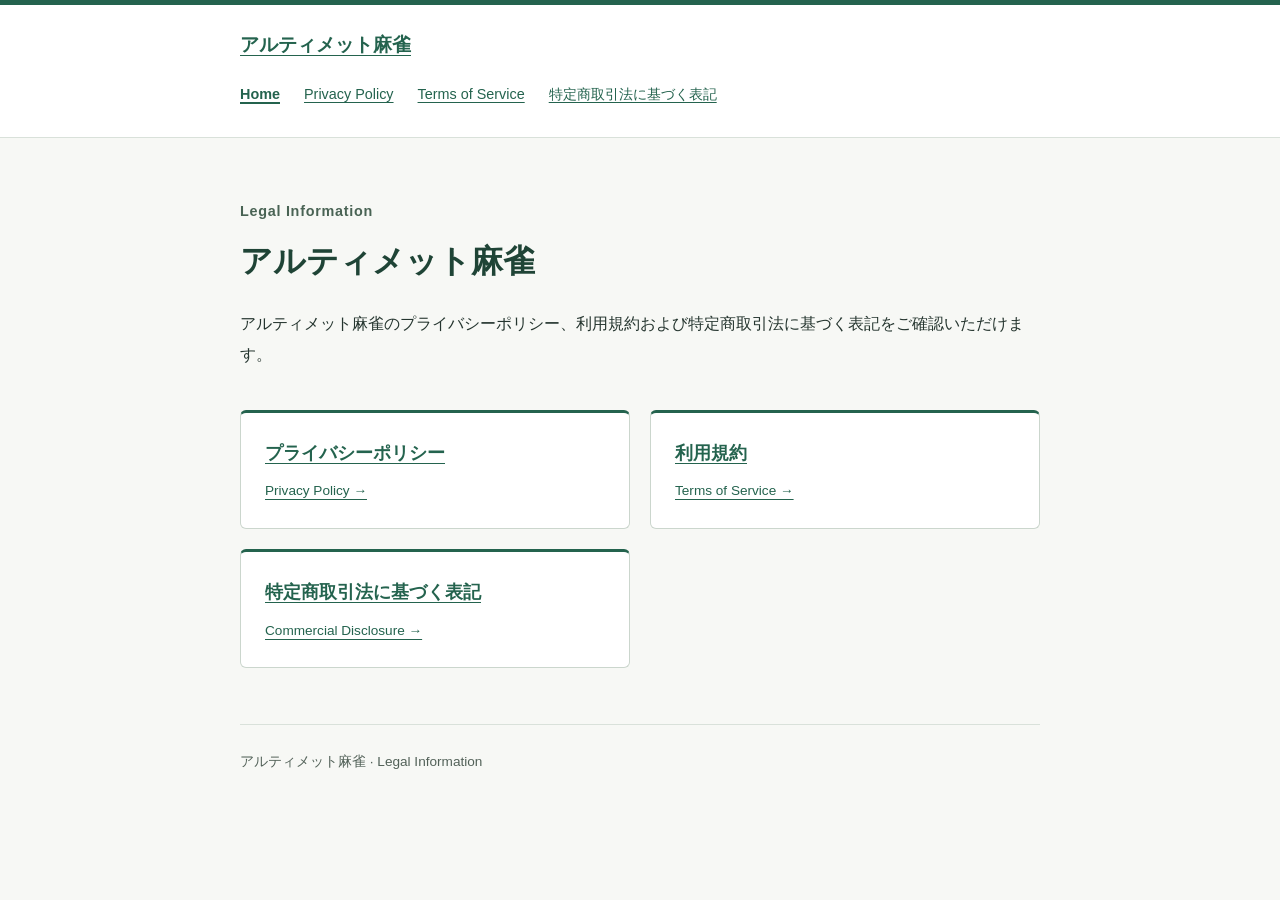
<file: index.html>
<!DOCTYPE html>
<html lang="ja">
<head>
  <meta charset="utf-8">
  <meta name="viewport" content="width=device-width, initial-scale=1">
  <title>アルティメット麻雀 - Legal</title>
  <meta name="description" content="アルティメット麻雀のプライバシーポリシー、利用規約および特定商取引法に基づく表記をご確認いただけます。">
  <link rel="stylesheet" href="styles.css">
</head>
<body>
  <a class="skip-link" href="#main">本文へスキップ</a>
  <header class="site-header">
    <div class="container">
      <a class="brand" href="index.html">アルティメット麻雀</a>
      <nav aria-label="メインナビゲーション">
        <a href="index.html" aria-current="page">Home</a>
        <a href="privacy.html">Privacy Policy</a>
        <a href="terms.html">Terms of Service</a>
        <a href="commercial.html">特定商取引法に基づく表記</a>
      </nav>
    </div>
  </header>
  <main id="main" class="container" tabindex="-1">
    <div class="home-intro">
      <p class="eyebrow">Legal Information</p>
      <h1>アルティメット麻雀</h1>
      <p>アルティメット麻雀のプライバシーポリシー、利用規約および特定商取引法に基づく表記をご確認いただけます。</p>
    </div>
    <div class="document-links">
      <a href="privacy.html">プライバシーポリシー<span lang="en">Privacy Policy →</span></a>
      <a href="terms.html">利用規約<span lang="en">Terms of Service →</span></a>
      <a href="commercial.html">特定商取引法に基づく表記<span lang="en">Commercial Disclosure →</span></a>
    </div>
  </main>
  <footer class="site-footer container">
    <p>アルティメット麻雀 · Legal Information</p>
  </footer>
</body>
</html>
</file>
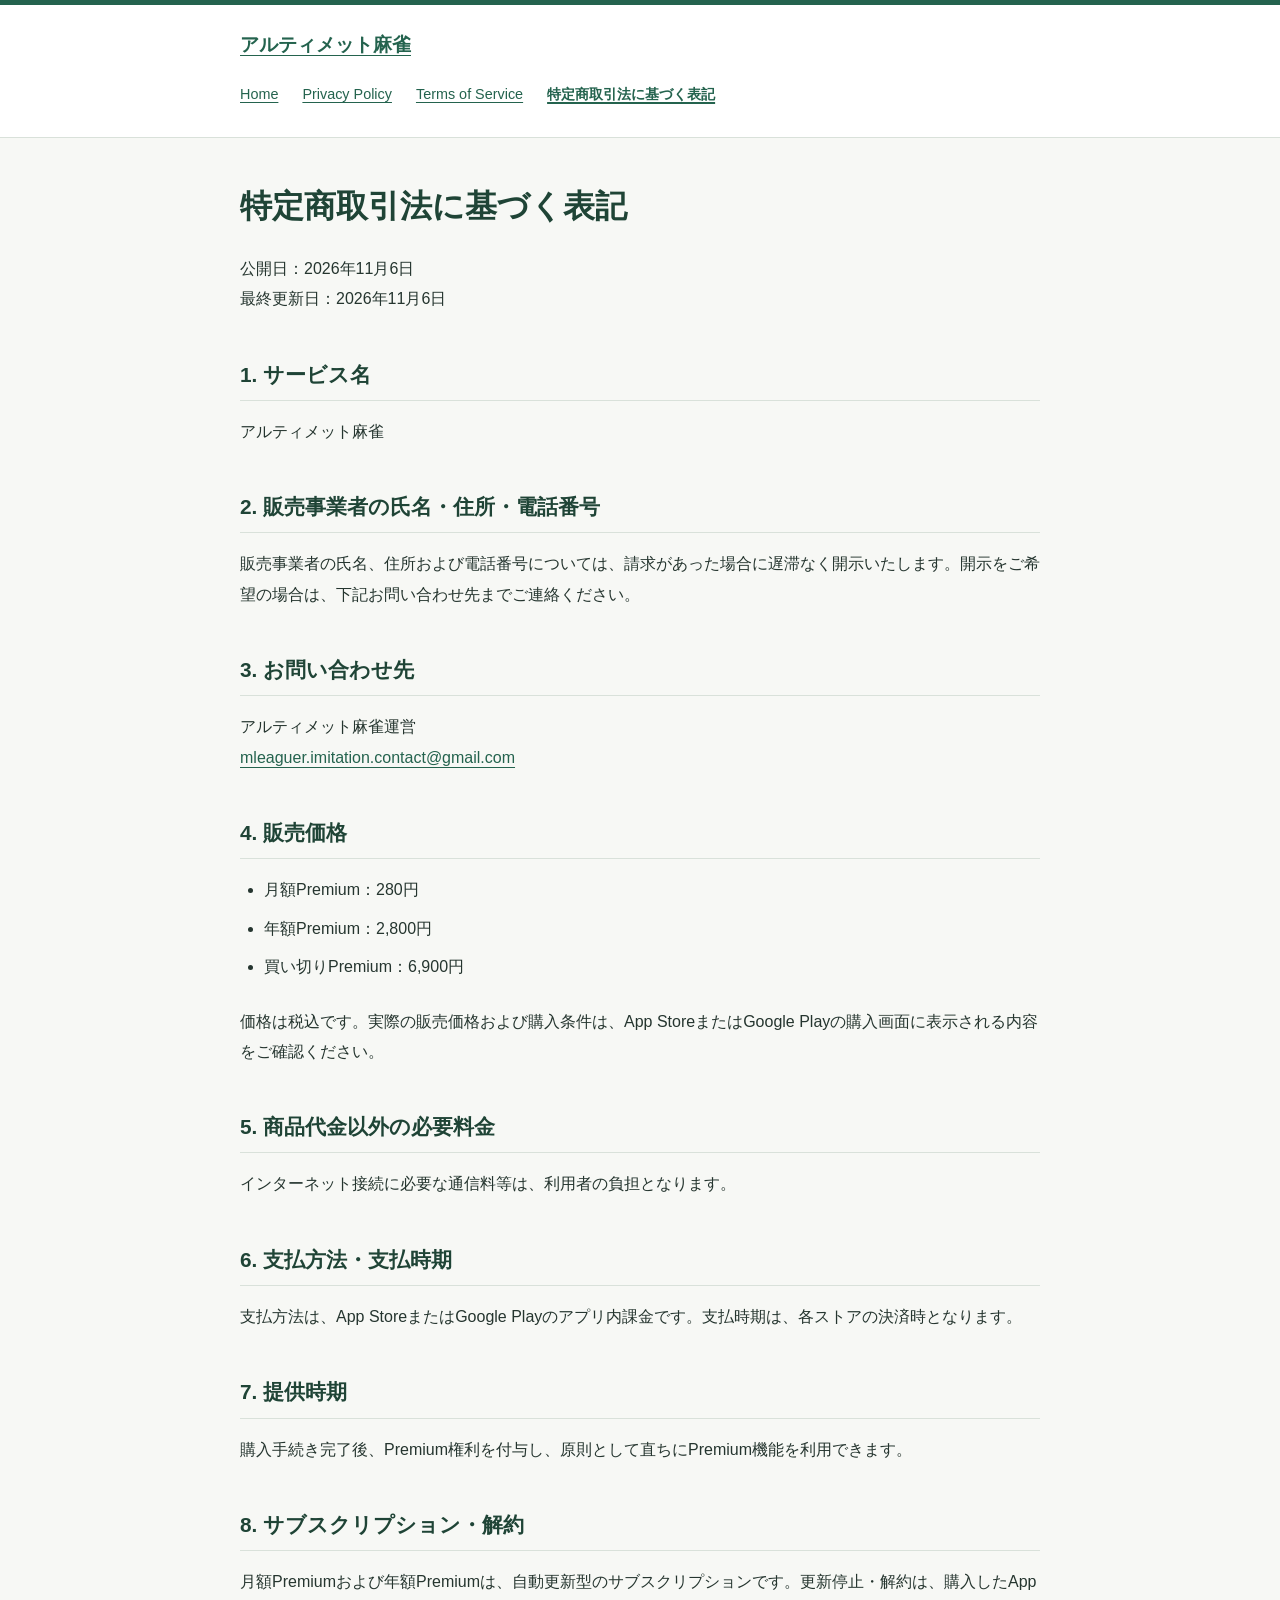
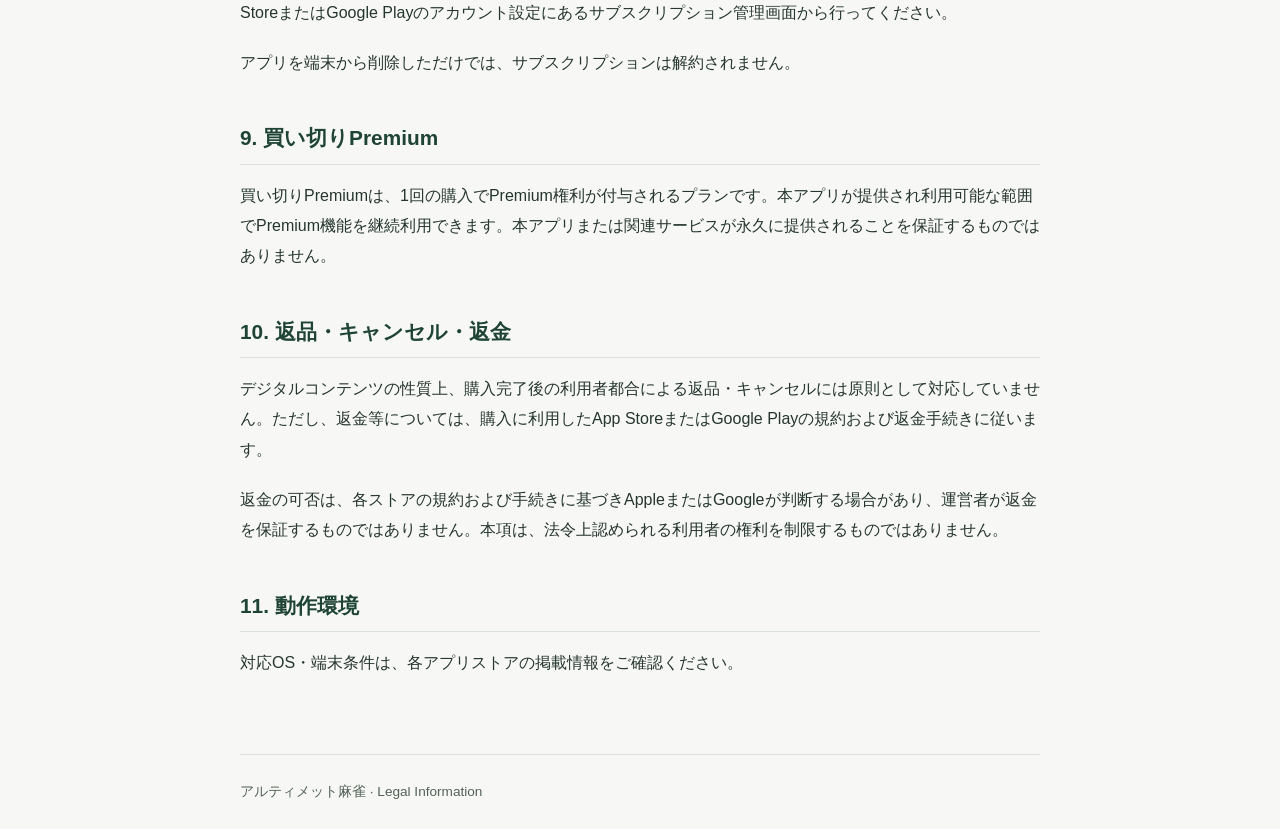
<file: commercial.html>
<!DOCTYPE html>
<html lang="ja">
<head>
  <meta charset="utf-8">
  <meta name="viewport" content="width=device-width, initial-scale=1">
  <title>特定商取引法に基づく表記</title>
  <meta name="description" content="アルティメット麻雀の特定商取引法に基づく表記。販売価格、支払方法、提供時期、解約・返金およびお問い合わせ先をご案内します。">
  <link rel="stylesheet" href="styles.css">
</head>
<body>
  <a class="skip-link" href="#main">本文へスキップ</a>
  <header class="site-header">
    <div class="container">
      <a class="brand" href="index.html">アルティメット麻雀</a>
      <nav aria-label="メインナビゲーション">
        <a href="index.html">Home</a>
        <a href="privacy.html">Privacy Policy</a>
        <a href="terms.html">Terms of Service</a>
        <a href="commercial.html" aria-current="page">特定商取引法に基づく表記</a>
      </nav>
    </div>
  </header>
  <main id="main" class="container" tabindex="-1">
    <article class="legal-document">
<h1>特定商取引法に基づく表記</h1>

<p>公開日：2026年11月6日<br>最終更新日：2026年11月6日</p>

<h2>1. サービス名</h2>
<p>アルティメット麻雀</p>

<h2>2. 販売事業者の氏名・住所・電話番号</h2>
<p>販売事業者の氏名、住所および電話番号については、請求があった場合に遅滞なく開示いたします。開示をご希望の場合は、下記お問い合わせ先までご連絡ください。</p>

<h2>3. お問い合わせ先</h2>
<p>アルティメット麻雀運営<br><a href="mailto:mleaguer.imitation.contact@gmail.com">mleaguer.imitation.contact@gmail.com</a></p>

<h2>4. 販売価格</h2>
<ul>
  <li>月額Premium：280円</li>
  <li>年額Premium：2,800円</li>
  <li>買い切りPremium：6,900円</li>
</ul>
<p>価格は税込です。実際の販売価格および購入条件は、App StoreまたはGoogle Playの購入画面に表示される内容をご確認ください。</p>

<h2>5. 商品代金以外の必要料金</h2>
<p>インターネット接続に必要な通信料等は、利用者の負担となります。</p>

<h2>6. 支払方法・支払時期</h2>
<p>支払方法は、App StoreまたはGoogle Playのアプリ内課金です。支払時期は、各ストアの決済時となります。</p>

<h2>7. 提供時期</h2>
<p>購入手続き完了後、Premium権利を付与し、原則として直ちにPremium機能を利用できます。</p>

<h2>8. サブスクリプション・解約</h2>
<p>月額Premiumおよび年額Premiumは、自動更新型のサブスクリプションです。更新停止・解約は、購入したApp StoreまたはGoogle Playのアカウント設定にあるサブスクリプション管理画面から行ってください。</p>
<p>アプリを端末から削除しただけでは、サブスクリプションは解約されません。</p>

<h2>9. 買い切りPremium</h2>
<p>買い切りPremiumは、1回の購入でPremium権利が付与されるプランです。本アプリが提供され利用可能な範囲でPremium機能を継続利用できます。本アプリまたは関連サービスが永久に提供されることを保証するものではありません。</p>

<h2>10. 返品・キャンセル・返金</h2>
<p>デジタルコンテンツの性質上、購入完了後の利用者都合による返品・キャンセルには原則として対応していません。ただし、返金等については、購入に利用したApp StoreまたはGoogle Playの規約および返金手続きに従います。</p>
<p>返金の可否は、各ストアの規約および手続きに基づきAppleまたはGoogleが判断する場合があり、運営者が返金を保証するものではありません。本項は、法令上認められる利用者の権利を制限するものではありません。</p>

<h2>11. 動作環境</h2>
<p>対応OS・端末条件は、各アプリストアの掲載情報をご確認ください。</p>
    </article>
  </main>
  <footer class="site-footer container">
    <p>アルティメット麻雀 · Legal Information</p>
  </footer>
</body>
</html>
</file>
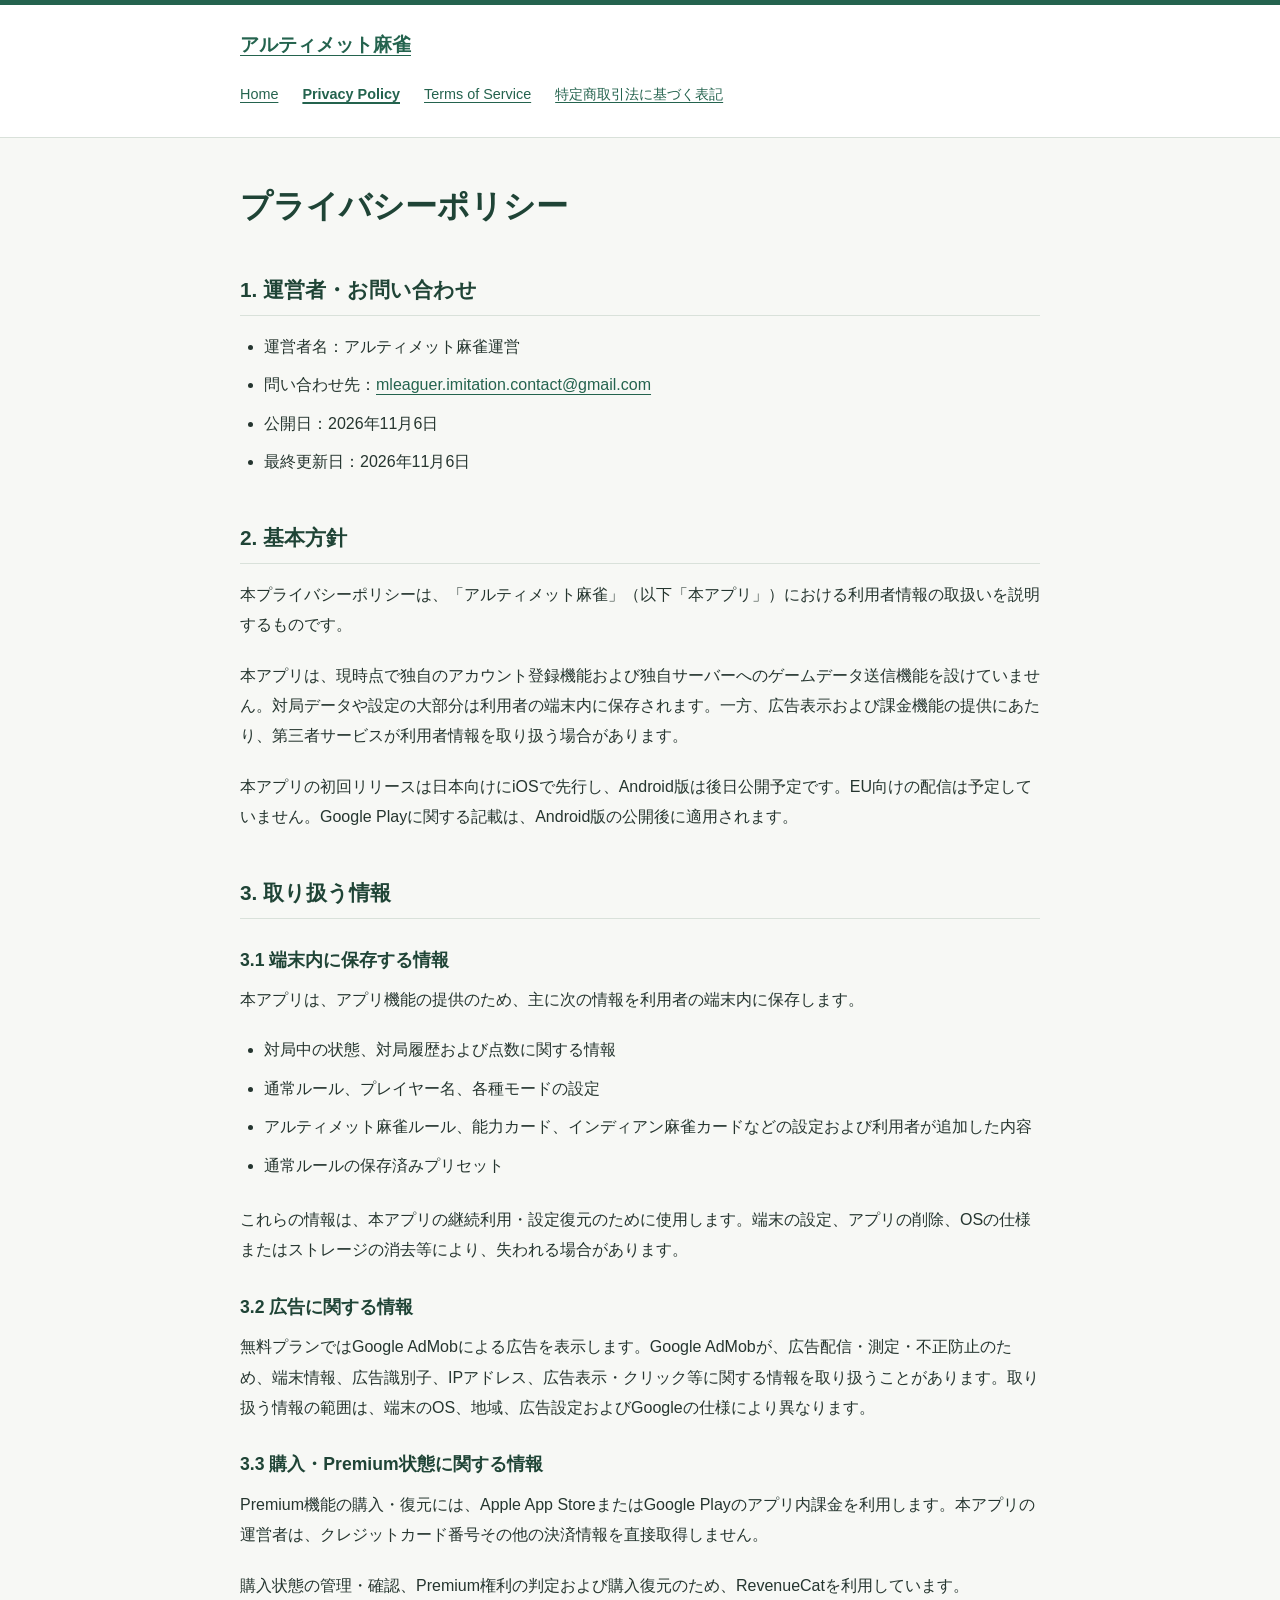
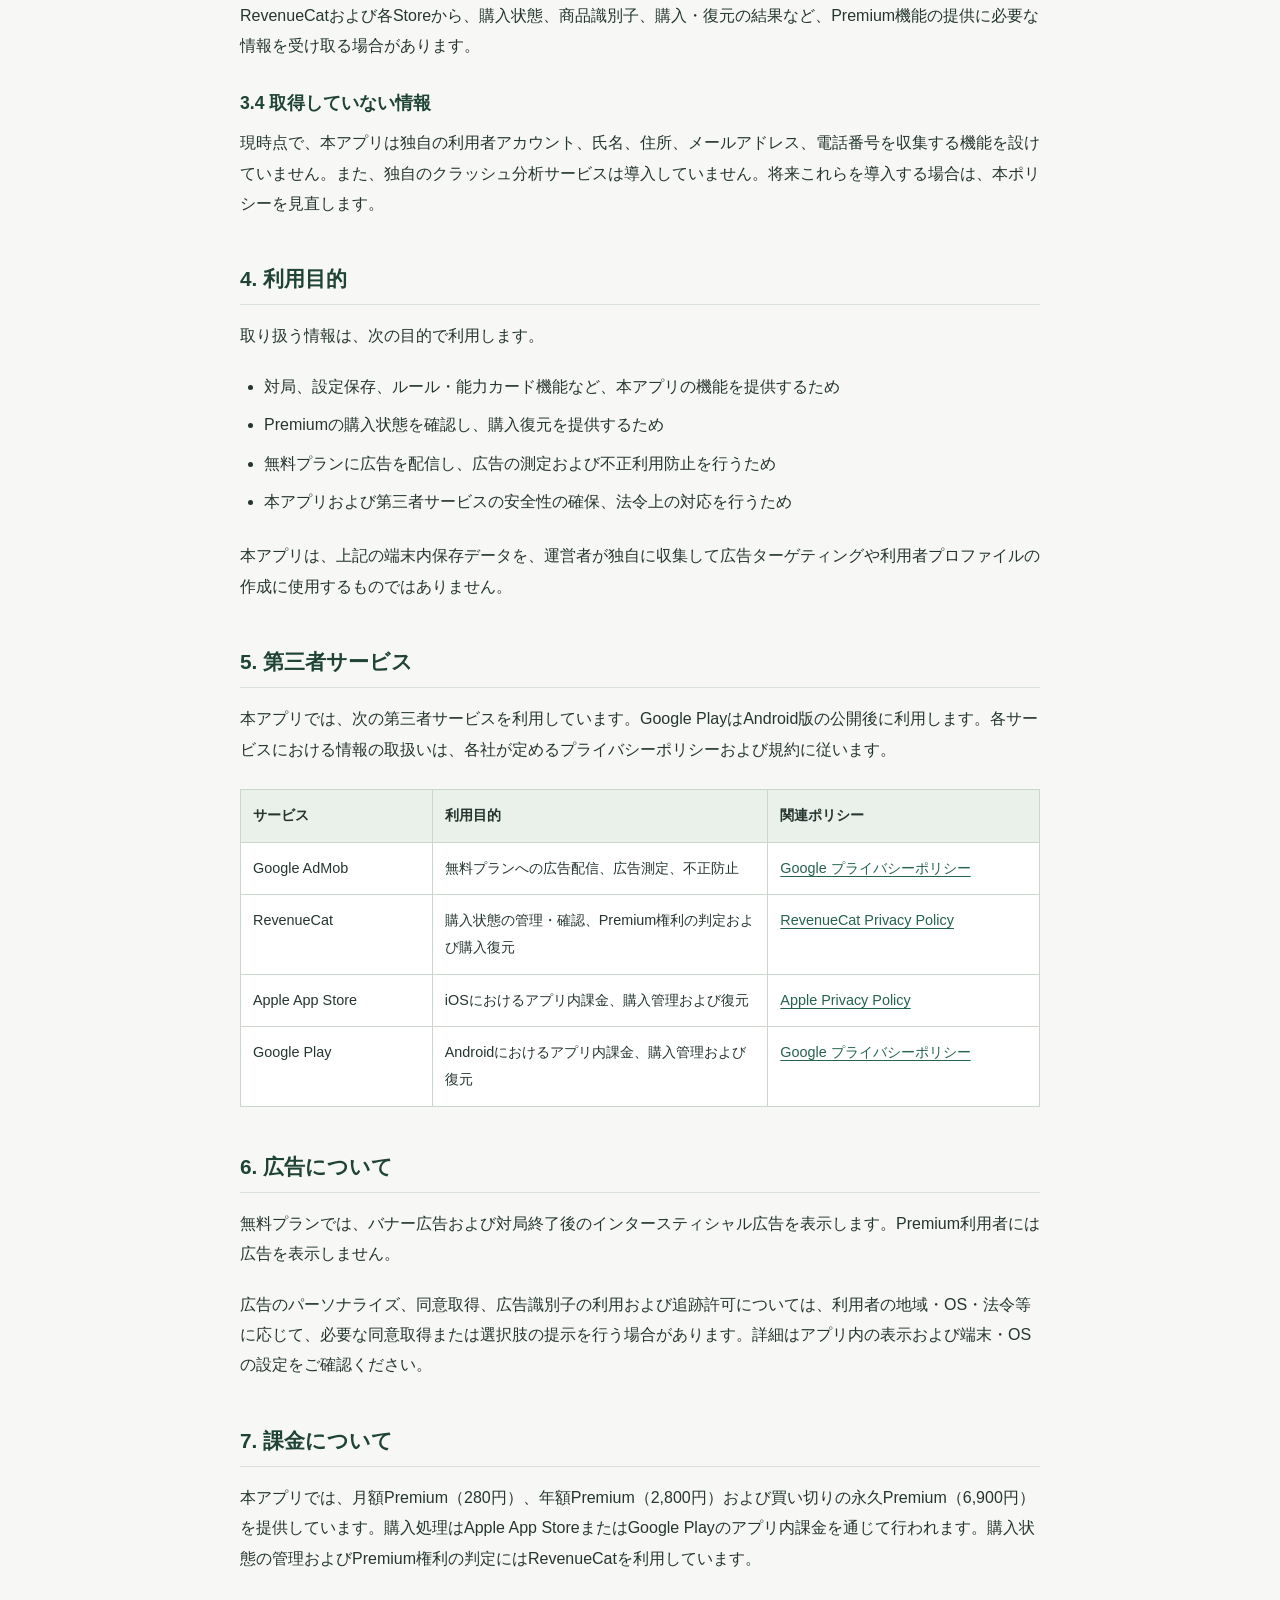
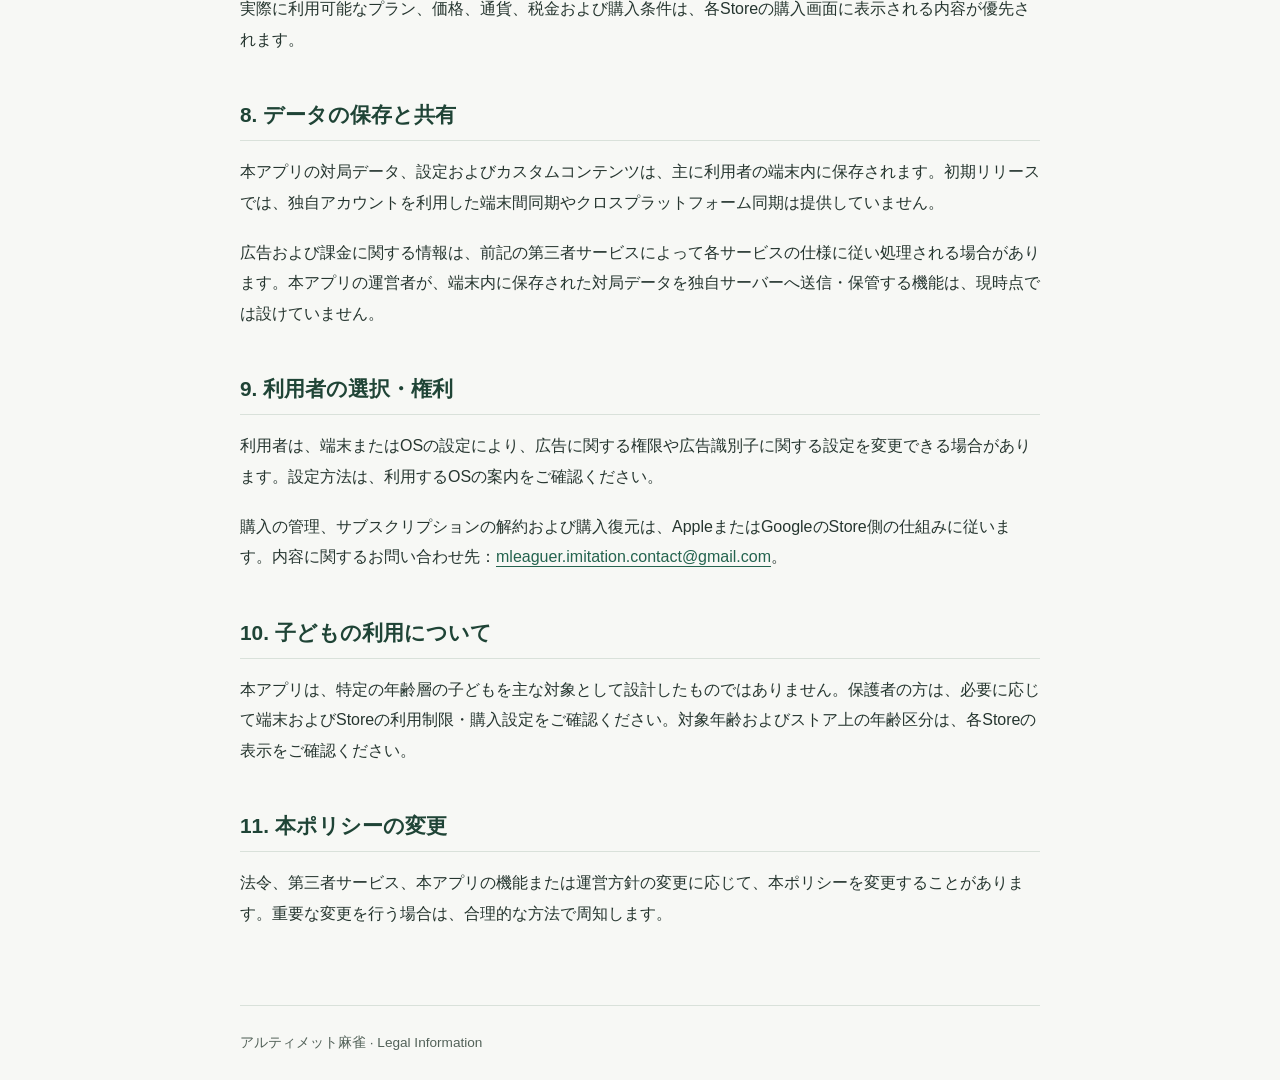
<file: privacy.html>
<!DOCTYPE html>
<html lang="ja">

<head>
  <meta charset="utf-8">
  <meta name="viewport" content="width=device-width, initial-scale=1">
  <title>アルティメット麻雀 - Privacy Policy</title>
  <meta name="description" content="アルティメット麻雀のプライバシーポリシー。利用者情報の取扱い、広告、課金および第三者サービスについてご案内します。">
  <link rel="stylesheet" href="styles.css">
</head>

<body>
  <a class="skip-link" href="#main">本文へスキップ</a>
  <header class="site-header">
    <div class="container">
      <a class="brand" href="index.html">アルティメット麻雀</a>
      <nav aria-label="メインナビゲーション">
        <a href="index.html">Home</a>
        <a href="privacy.html" aria-current="page">Privacy Policy</a>
        <a href="terms.html">Terms of Service</a>
        <a href="commercial.html">特定商取引法に基づく表記</a>
      </nav>
    </div>
  </header>
  <main id="main" class="container" tabindex="-1">
    <article class="legal-document">
      <h1>プライバシーポリシー</h1>

      <h2>1. 運営者・お問い合わせ</h2>

      <ul>
        <li>運営者名：アルティメット麻雀運営</li>
        <li>問い合わせ先：<a href="mailto:mleaguer.imitation.contact@gmail.com">mleaguer.imitation.contact@gmail.com</a></li>
        <li>公開日：2026年11月6日</li>
        <li>最終更新日：2026年11月6日</li>
      </ul>

      <h2>2. 基本方針</h2>

      <p>本プライバシーポリシーは、「アルティメット麻雀」（以下「本アプリ」）における利用者情報の取扱いを説明するものです。</p>

      <p>
        本アプリは、現時点で独自のアカウント登録機能および独自サーバーへのゲームデータ送信機能を設けていません。対局データや設定の大部分は利用者の端末内に保存されます。一方、広告表示および課金機能の提供にあたり、第三者サービスが利用者情報を取り扱う場合があります。
      </p>

      <p>本アプリの初回リリースは日本向けにiOSで先行し、Android版は後日公開予定です。EU向けの配信は予定していません。Google Playに関する記載は、Android版の公開後に適用されます。</p>

      <h2>3. 取り扱う情報</h2>

      <h3>3.1 端末内に保存する情報</h3>

      <p>本アプリは、アプリ機能の提供のため、主に次の情報を利用者の端末内に保存します。</p>

      <ul>
        <li>対局中の状態、対局履歴および点数に関する情報</li>
        <li>通常ルール、プレイヤー名、各種モードの設定</li>
        <li>アルティメット麻雀ルール、能力カード、インディアン麻雀カードなどの設定および利用者が追加した内容</li>
        <li>通常ルールの保存済みプリセット</li>
      </ul>

      <p>これらの情報は、本アプリの継続利用・設定復元のために使用します。端末の設定、アプリの削除、OSの仕様またはストレージの消去等により、失われる場合があります。</p>

      <h3>3.2 広告に関する情報</h3>

      <p>無料プランではGoogle AdMobによる広告を表示します。Google
        AdMobが、広告配信・測定・不正防止のため、端末情報、広告識別子、IPアドレス、広告表示・クリック等に関する情報を取り扱うことがあります。取り扱う情報の範囲は、端末のOS、地域、広告設定およびGoogleの仕様により異なります。
      </p>

      <h3>3.3 購入・Premium状態に関する情報</h3>

      <p>Premium機能の購入・復元には、Apple App StoreまたはGoogle Playのアプリ内課金を利用します。本アプリの運営者は、クレジットカード番号その他の決済情報を直接取得しません。</p>

      <p>
        購入状態の管理・確認、Premium権利の判定および購入復元のため、RevenueCatを利用しています。RevenueCatおよび各Storeから、購入状態、商品識別子、購入・復元の結果など、Premium機能の提供に必要な情報を受け取る場合があります。
      </p>

      <h3>3.4 取得していない情報</h3>

      <p>現時点で、本アプリは独自の利用者アカウント、氏名、住所、メールアドレス、電話番号を収集する機能を設けていません。また、独自のクラッシュ分析サービスは導入していません。将来これらを導入する場合は、本ポリシーを見直します。
      </p>

      <h2>4. 利用目的</h2>

      <p>取り扱う情報は、次の目的で利用します。</p>

      <ul>
        <li>対局、設定保存、ルール・能力カード機能など、本アプリの機能を提供するため</li>
        <li>Premiumの購入状態を確認し、購入復元を提供するため</li>
        <li>無料プランに広告を配信し、広告の測定および不正利用防止を行うため</li>
        <li>本アプリおよび第三者サービスの安全性の確保、法令上の対応を行うため</li>
      </ul>

      <p>本アプリは、上記の端末内保存データを、運営者が独自に収集して広告ターゲティングや利用者プロファイルの作成に使用するものではありません。</p>

      <h2>5. 第三者サービス</h2>

      <p>本アプリでは、次の第三者サービスを利用しています。Google PlayはAndroid版の公開後に利用します。各サービスにおける情報の取扱いは、各社が定めるプライバシーポリシーおよび規約に従います。</p>

      <table>
        <thead>
          <tr>
            <th scope="col">サービス</th>
            <th scope="col">利用目的</th>
            <th scope="col">関連ポリシー</th>
          </tr>
        </thead>
        <tbody>

          <tr>
            <td>Google AdMob</td>
            <td>無料プランへの広告配信、広告測定、不正防止</td>
            <td><a href="https://policies.google.com/privacy" target="_blank" rel="noopener noreferrer">Google
                プライバシーポリシー</a></td>
          </tr>

          <tr>
            <td>RevenueCat</td>
            <td>購入状態の管理・確認、Premium権利の判定および購入復元</td>
            <td><a href="https://www.revenuecat.com/privacy/" target="_blank" rel="noopener noreferrer">RevenueCat
                Privacy Policy</a></td>
          </tr>

          <tr>
            <td>Apple App Store</td>
            <td>iOSにおけるアプリ内課金、購入管理および復元</td>
            <td><a href="https://www.apple.com/legal/privacy/" target="_blank" rel="noopener noreferrer">Apple Privacy
                Policy</a></td>
          </tr>

          <tr>
            <td>Google Play</td>
            <td>Androidにおけるアプリ内課金、購入管理および復元</td>
            <td><a href="https://policies.google.com/privacy" target="_blank" rel="noopener noreferrer">Google
                プライバシーポリシー</a></td>
          </tr>

        </tbody>
      </table>

      <h2>6. 広告について</h2>

      <p>無料プランでは、バナー広告および対局終了後のインタースティシャル広告を表示します。Premium利用者には広告を表示しません。</p>

      <p>
        広告のパーソナライズ、同意取得、広告識別子の利用および追跡許可については、利用者の地域・OS・法令等に応じて、必要な同意取得または選択肢の提示を行う場合があります。詳細はアプリ内の表示および端末・OSの設定をご確認ください。
      </p>

      <h2>7. 課金について</h2>

      <p>本アプリでは、月額Premium（280円）、年額Premium（2,800円）および買い切りの永久Premium（6,900円）を提供しています。購入処理はApple App StoreまたはGoogle
        Playのアプリ内課金を通じて行われます。購入状態の管理およびPremium権利の判定にはRevenueCatを利用しています。</p>

      <p>実際に利用可能なプラン、価格、通貨、税金および購入条件は、各Storeの購入画面に表示される内容が優先されます。</p>

      <h2>8. データの保存と共有</h2>

      <p>本アプリの対局データ、設定およびカスタムコンテンツは、主に利用者の端末内に保存されます。初期リリースでは、独自アカウントを利用した端末間同期やクロスプラットフォーム同期は提供していません。</p>

      <p>広告および課金に関する情報は、前記の第三者サービスによって各サービスの仕様に従い処理される場合があります。本アプリの運営者が、端末内に保存された対局データを独自サーバーへ送信・保管する機能は、現時点では設けていません。
      </p>

      <h2>9. 利用者の選択・権利</h2>

      <p>利用者は、端末またはOSの設定により、広告に関する権限や広告識別子に関する設定を変更できる場合があります。設定方法は、利用するOSの案内をご確認ください。</p>

      <p>購入の管理、サブスクリプションの解約および購入復元は、AppleまたはGoogleのStore側の仕組みに従います。内容に関するお問い合わせ先：<a
          href="mailto:mleaguer.imitation.contact@gmail.com">mleaguer.imitation.contact@gmail.com</a>。</p>

      <h2>10. 子どもの利用について</h2>

      <p>
        本アプリは、特定の年齢層の子どもを主な対象として設計したものではありません。保護者の方は、必要に応じて端末およびStoreの利用制限・購入設定をご確認ください。対象年齢およびストア上の年齢区分は、各Storeの表示をご確認ください。
      </p>

      <h2>11. 本ポリシーの変更</h2>

      <p>法令、第三者サービス、本アプリの機能または運営方針の変更に応じて、本ポリシーを変更することがあります。重要な変更を行う場合は、合理的な方法で周知します。</p>
    </article>
  </main>
  <footer class="site-footer container">
    <p>アルティメット麻雀 · Legal Information</p>
  </footer>
</body>

</html>
</file>
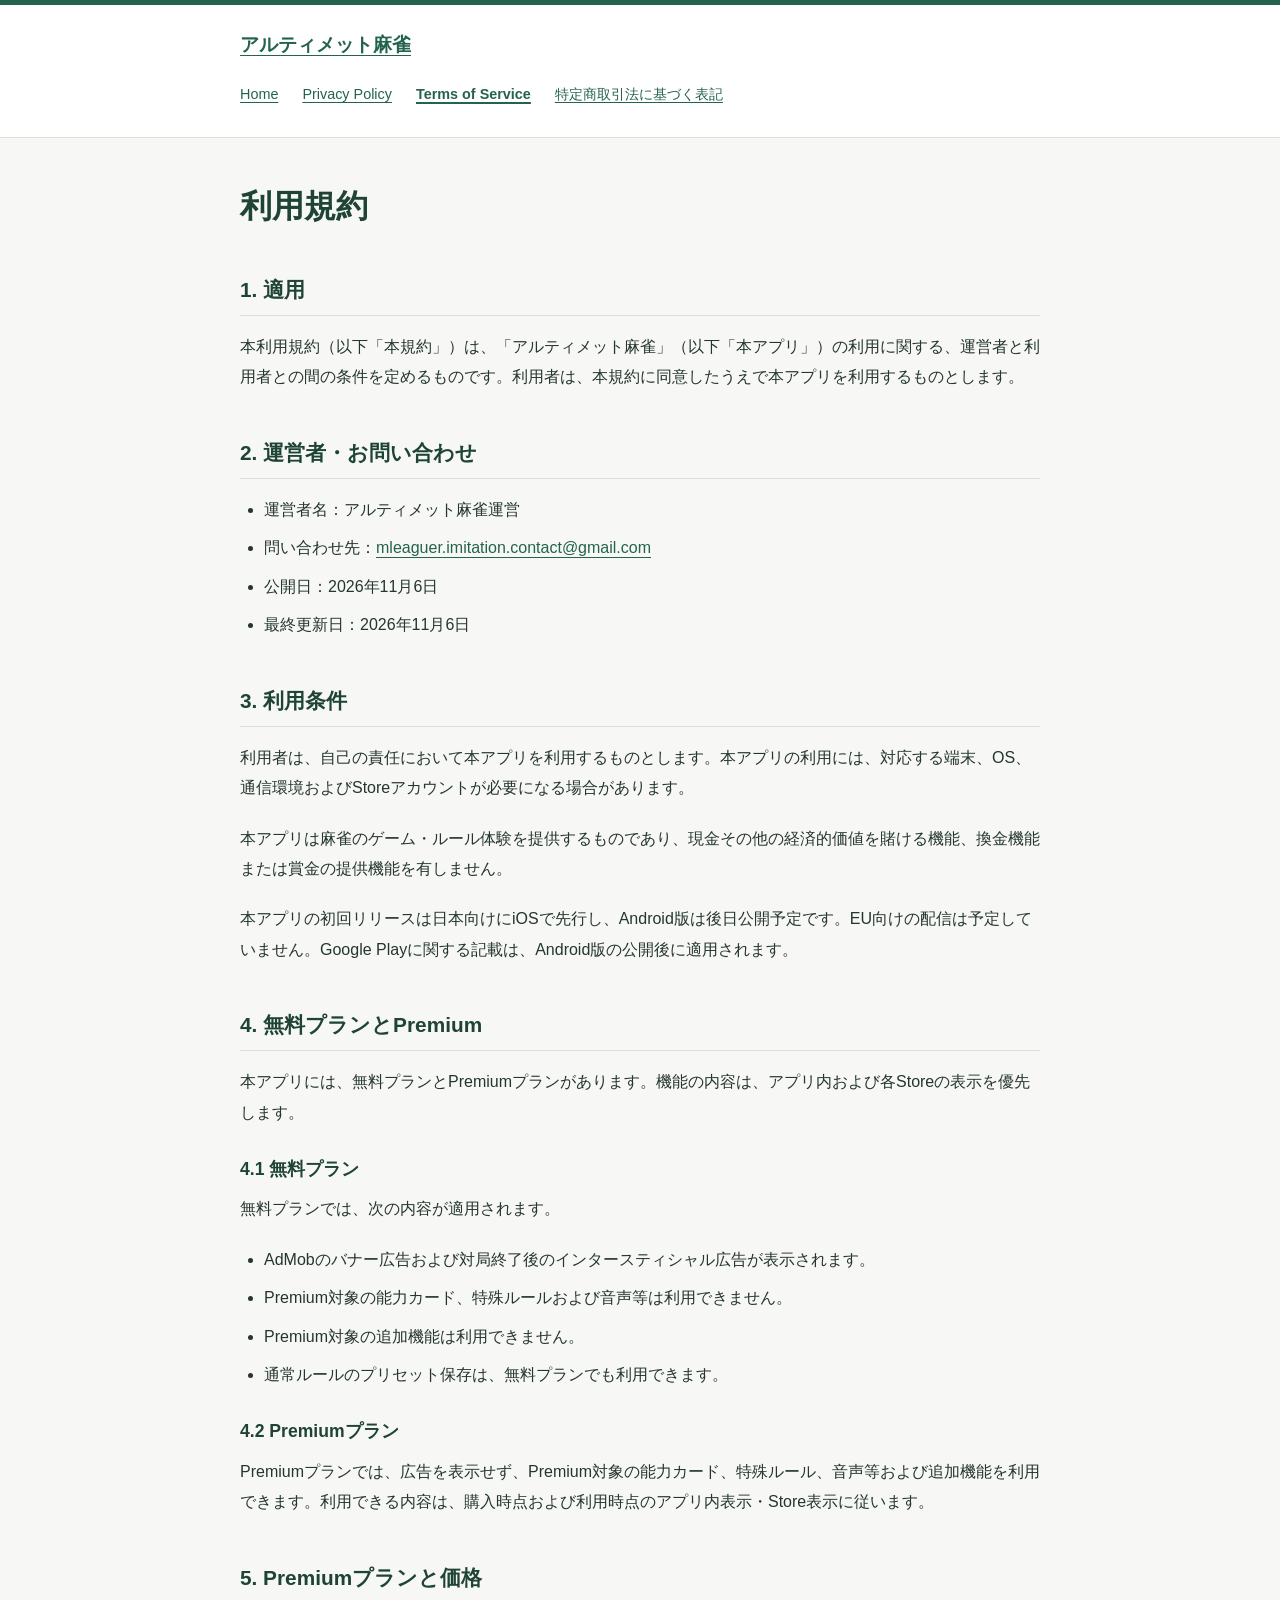
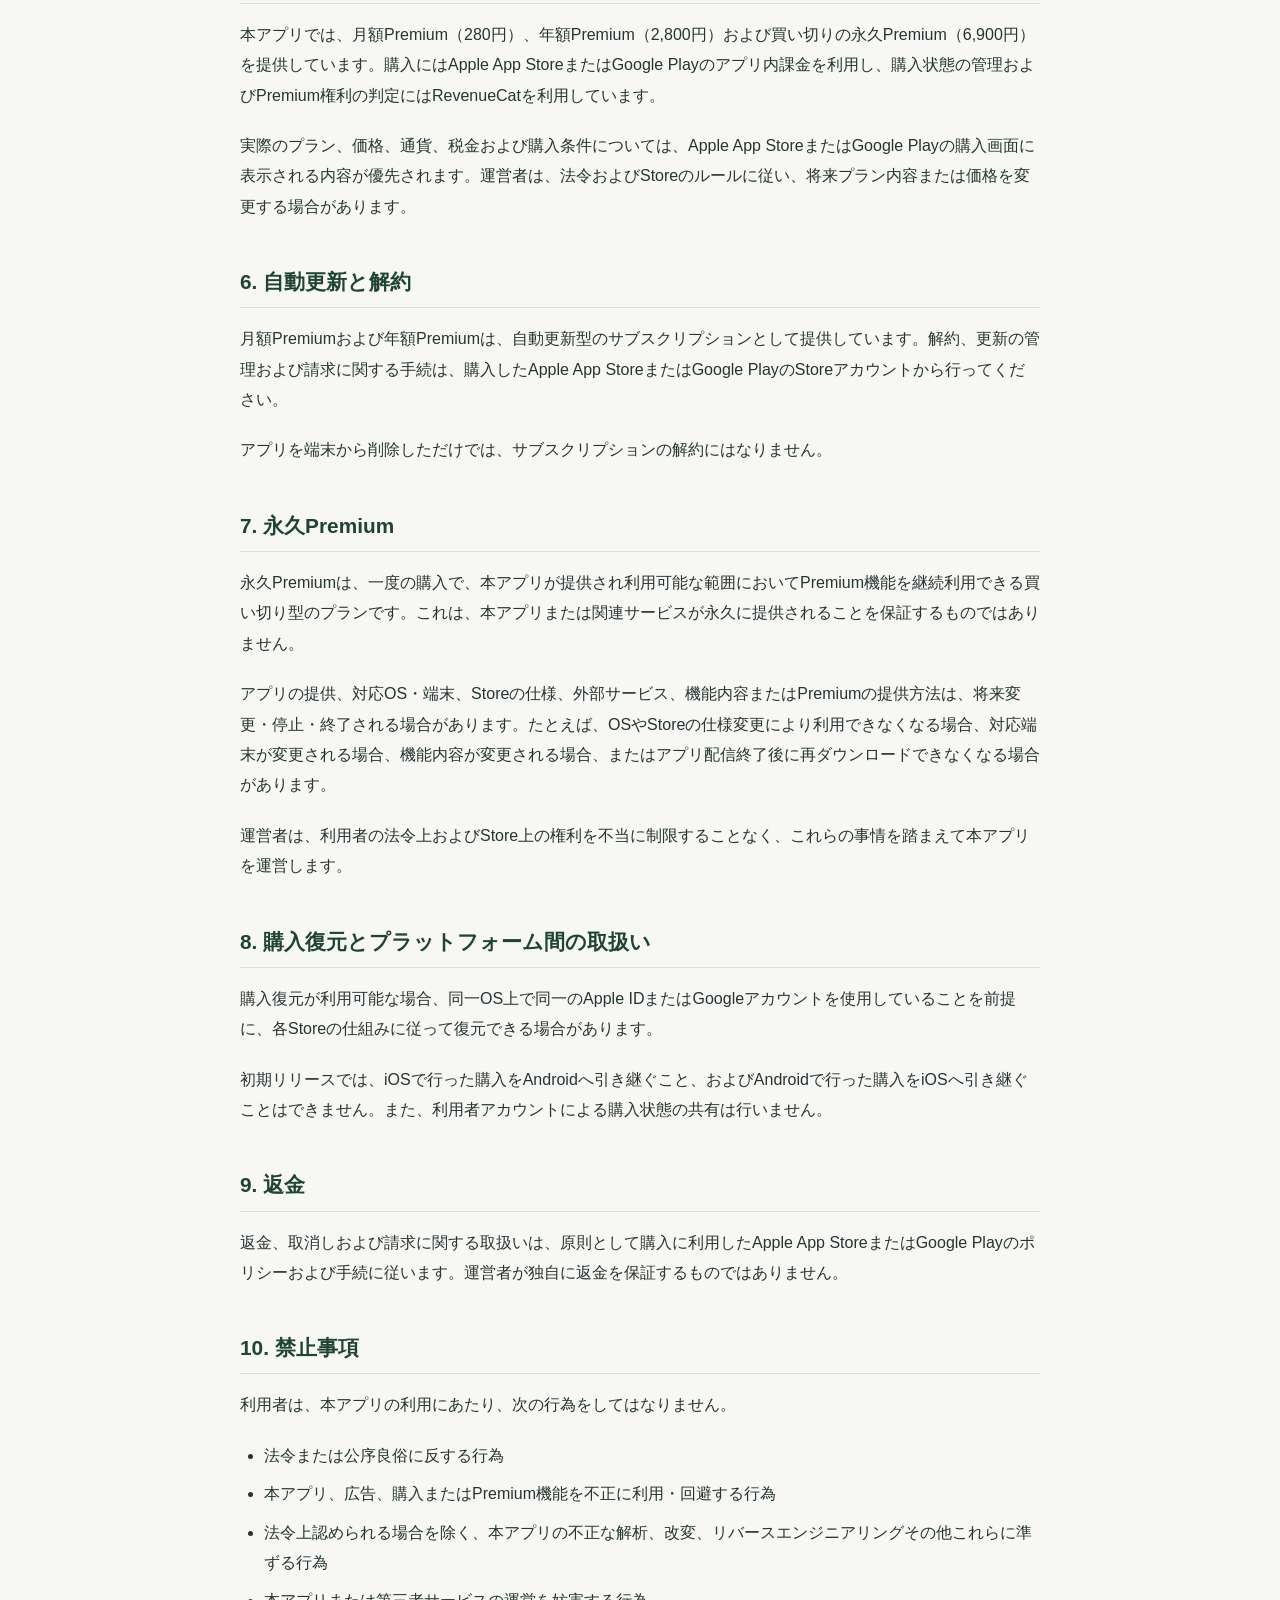
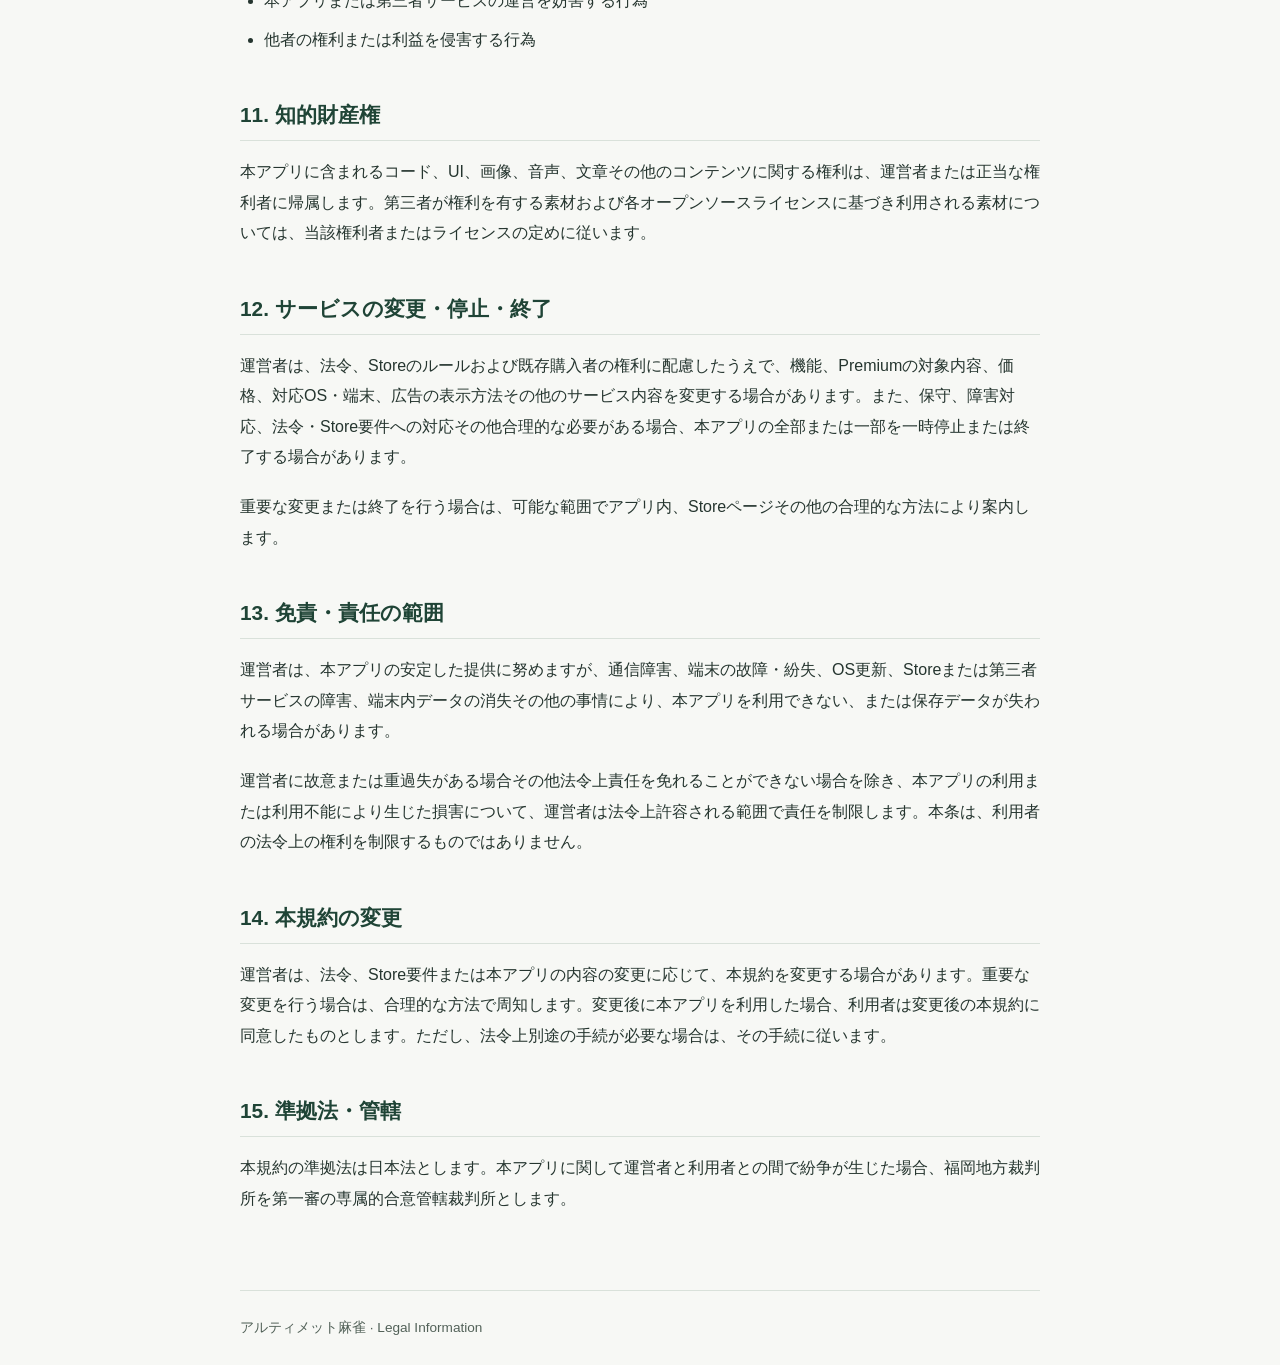
<file: terms.html>
<!DOCTYPE html>
<html lang="ja">
<head>
  <meta charset="utf-8">
  <meta name="viewport" content="width=device-width, initial-scale=1">
  <title>アルティメット麻雀 - Terms of Service</title>
  <meta name="description" content="アルティメット麻雀の利用規約。利用条件、Premiumプラン、購入およびサービスの提供についてご案内します。">
  <link rel="stylesheet" href="styles.css">
</head>
<body>
  <a class="skip-link" href="#main">本文へスキップ</a>
  <header class="site-header">
    <div class="container">
      <a class="brand" href="index.html">アルティメット麻雀</a>
      <nav aria-label="メインナビゲーション">
        <a href="index.html">Home</a>
        <a href="privacy.html">Privacy Policy</a>
        <a href="terms.html" aria-current="page">Terms of Service</a>
        <a href="commercial.html">特定商取引法に基づく表記</a>
      </nav>
    </div>
  </header>
  <main id="main" class="container" tabindex="-1">
    <article class="legal-document">
<h1>利用規約</h1>

<h2>1. 適用</h2>

<p>本利用規約（以下「本規約」）は、「アルティメット麻雀」（以下「本アプリ」）の利用に関する、運営者と利用者との間の条件を定めるものです。利用者は、本規約に同意したうえで本アプリを利用するものとします。</p>

<h2>2. 運営者・お問い合わせ</h2>

<ul>
  <li>運営者名：アルティメット麻雀運営</li>
  <li>問い合わせ先：<a href="mailto:mleaguer.imitation.contact@gmail.com">mleaguer.imitation.contact@gmail.com</a></li>
  <li>公開日：2026年11月6日</li>
  <li>最終更新日：2026年11月6日</li>
</ul>

<h2>3. 利用条件</h2>

<p>利用者は、自己の責任において本アプリを利用するものとします。本アプリの利用には、対応する端末、OS、通信環境およびStoreアカウントが必要になる場合があります。</p>

<p>本アプリは麻雀のゲーム・ルール体験を提供するものであり、現金その他の経済的価値を賭ける機能、換金機能または賞金の提供機能を有しません。</p>

<p>本アプリの初回リリースは日本向けにiOSで先行し、Android版は後日公開予定です。EU向けの配信は予定していません。Google Playに関する記載は、Android版の公開後に適用されます。</p>

<h2>4. 無料プランとPremium</h2>

<p>本アプリには、無料プランとPremiumプランがあります。機能の内容は、アプリ内および各Storeの表示を優先します。</p>

<h3>4.1 無料プラン</h3>

<p>無料プランでは、次の内容が適用されます。</p>

<ul>
  <li>AdMobのバナー広告および対局終了後のインタースティシャル広告が表示されます。</li>
  <li>Premium対象の能力カード、特殊ルールおよび音声等は利用できません。</li>
  <li>Premium対象の追加機能は利用できません。</li>
  <li>通常ルールのプリセット保存は、無料プランでも利用できます。</li>
</ul>

<h3>4.2 Premiumプラン</h3>

<p>Premiumプランでは、広告を表示せず、Premium対象の能力カード、特殊ルール、音声等および追加機能を利用できます。利用できる内容は、購入時点および利用時点のアプリ内表示・Store表示に従います。</p>

<h2>5. Premiumプランと価格</h2>

<p>本アプリでは、月額Premium（280円）、年額Premium（2,800円）および買い切りの永久Premium（6,900円）を提供しています。購入にはApple App StoreまたはGoogle Playのアプリ内課金を利用し、購入状態の管理およびPremium権利の判定にはRevenueCatを利用しています。</p>

<p>実際のプラン、価格、通貨、税金および購入条件については、Apple App StoreまたはGoogle Playの購入画面に表示される内容が優先されます。運営者は、法令およびStoreのルールに従い、将来プラン内容または価格を変更する場合があります。</p>

<h2>6. 自動更新と解約</h2>

<p>月額Premiumおよび年額Premiumは、自動更新型のサブスクリプションとして提供しています。解約、更新の管理および請求に関する手続は、購入したApple App StoreまたはGoogle PlayのStoreアカウントから行ってください。</p>

<p>アプリを端末から削除しただけでは、サブスクリプションの解約にはなりません。</p>

<h2>7. 永久Premium</h2>

<p>永久Premiumは、一度の購入で、本アプリが提供され利用可能な範囲においてPremium機能を継続利用できる買い切り型のプランです。これは、本アプリまたは関連サービスが永久に提供されることを保証するものではありません。</p>

<p>アプリの提供、対応OS・端末、Storeの仕様、外部サービス、機能内容またはPremiumの提供方法は、将来変更・停止・終了される場合があります。たとえば、OSやStoreの仕様変更により利用できなくなる場合、対応端末が変更される場合、機能内容が変更される場合、またはアプリ配信終了後に再ダウンロードできなくなる場合があります。</p>

<p>運営者は、利用者の法令上およびStore上の権利を不当に制限することなく、これらの事情を踏まえて本アプリを運営します。</p>

<h2>8. 購入復元とプラットフォーム間の取扱い</h2>

<p>購入復元が利用可能な場合、同一OS上で同一のApple IDまたはGoogleアカウントを使用していることを前提に、各Storeの仕組みに従って復元できる場合があります。</p>

<p>初期リリースでは、iOSで行った購入をAndroidへ引き継ぐこと、およびAndroidで行った購入をiOSへ引き継ぐことはできません。また、利用者アカウントによる購入状態の共有は行いません。</p>

<h2>9. 返金</h2>

<p>返金、取消しおよび請求に関する取扱いは、原則として購入に利用したApple App StoreまたはGoogle Playのポリシーおよび手続に従います。運営者が独自に返金を保証するものではありません。</p>

<h2>10. 禁止事項</h2>

<p>利用者は、本アプリの利用にあたり、次の行為をしてはなりません。</p>

<ul>
  <li>法令または公序良俗に反する行為</li>
  <li>本アプリ、広告、購入またはPremium機能を不正に利用・回避する行為</li>
  <li>法令上認められる場合を除く、本アプリの不正な解析、改変、リバースエンジニアリングその他これらに準ずる行為</li>
  <li>本アプリまたは第三者サービスの運営を妨害する行為</li>
  <li>他者の権利または利益を侵害する行為</li>
</ul>

<h2>11. 知的財産権</h2>

<p>本アプリに含まれるコード、UI、画像、音声、文章その他のコンテンツに関する権利は、運営者または正当な権利者に帰属します。第三者が権利を有する素材および各オープンソースライセンスに基づき利用される素材については、当該権利者またはライセンスの定めに従います。</p>

<h2>12. サービスの変更・停止・終了</h2>

<p>運営者は、法令、Storeのルールおよび既存購入者の権利に配慮したうえで、機能、Premiumの対象内容、価格、対応OS・端末、広告の表示方法その他のサービス内容を変更する場合があります。また、保守、障害対応、法令・Store要件への対応その他合理的な必要がある場合、本アプリの全部または一部を一時停止または終了する場合があります。</p>

<p>重要な変更または終了を行う場合は、可能な範囲でアプリ内、Storeページその他の合理的な方法により案内します。</p>

<h2>13. 免責・責任の範囲</h2>

<p>運営者は、本アプリの安定した提供に努めますが、通信障害、端末の故障・紛失、OS更新、Storeまたは第三者サービスの障害、端末内データの消失その他の事情により、本アプリを利用できない、または保存データが失われる場合があります。</p>

<p>運営者に故意または重過失がある場合その他法令上責任を免れることができない場合を除き、本アプリの利用または利用不能により生じた損害について、運営者は法令上許容される範囲で責任を制限します。本条は、利用者の法令上の権利を制限するものではありません。</p>

<h2>14. 本規約の変更</h2>

<p>運営者は、法令、Store要件または本アプリの内容の変更に応じて、本規約を変更する場合があります。重要な変更を行う場合は、合理的な方法で周知します。変更後に本アプリを利用した場合、利用者は変更後の本規約に同意したものとします。ただし、法令上別途の手続が必要な場合は、その手続に従います。</p>

<h2>15. 準拠法・管轄</h2>

<p>本規約の準拠法は日本法とします。本アプリに関して運営者と利用者との間で紛争が生じた場合、福岡地方裁判所を第一審の専属的合意管轄裁判所とします。</p>
    </article>
  </main>
  <footer class="site-footer container">
    <p>アルティメット麻雀 · Legal Information</p>
  </footer>
</body>
</html>
</file>
<file: styles.css>
:root {
  color-scheme: light;
  font-family: -apple-system, BlinkMacSystemFont, "Segoe UI", "Hiragino Kaku Gothic ProN", "Noto Sans JP", Meiryo, sans-serif;
  color: #25352f;
  background: #f7f8f5;
  font-size: 16px;
  line-height: 1.9;
  -webkit-text-size-adjust: 100%;
}

* { box-sizing: border-box; }
body { margin: 0; }
.container { width: min(800px, calc(100% - 40px)); margin-inline: auto; }
a { color: #24634e; text-underline-offset: 0.22em; }
a:hover { color: #163e31; text-decoration-thickness: 2px; }
a:focus-visible { outline: 3px solid #946314; outline-offset: 5px; border-radius: 2px; }
.skip-link { position: absolute; top: 8px; left: 16px; transform: translateY(-180%); padding: 8px 16px; background: #fff; z-index: 1; }
.skip-link:focus { transform: translateY(0); }
.site-header { background: #fff; border-top: 5px solid #24634e; border-bottom: 1px solid #d9e1da; padding-block: 22px; }
.brand { font-size: 1.2rem; font-weight: 700; }
nav { display: flex; flex-wrap: wrap; gap: 4px 24px; margin-top: 12px; font-size: 0.9rem; }
nav a { padding-block: 6px; }
nav a[aria-current="page"] { font-weight: 700; text-decoration-thickness: 2px; }
main { padding-block: 44px 56px; overflow-wrap: anywhere; }
h1, h2, h3 { line-height: 1.5; color: #1f4436; }
h1 { font-size: clamp(1.65rem, 5vw, 2rem); margin: 0 0 24px; }
h2 { margin: 44px 0 16px; padding-bottom: 10px; border-bottom: 1px solid #d9e1da; font-size: 1.3rem; }
h3 { margin: 28px 0 12px; font-size: 1.1rem; }
p { margin: 0 0 20px; }
ul { padding-left: 1.5em; margin: 16px 0 24px; }
li + li { margin-top: 8px; }
.draft-note { margin: 0 0 32px; padding: 18px 20px; border-left: 4px solid #9b7b36; background: #f2eee2; }
.draft-note p { margin: 0; }
table { width: 100%; border-collapse: collapse; table-layout: fixed; margin: 24px 0; background: #fff; font-size: 0.9rem; }
th, td { border: 1px solid #cbd6cd; padding: 12px; text-align: left; vertical-align: top; overflow-wrap: anywhere; }
th { background: #eaf0ea; }
th:first-child { width: 24%; }
th:nth-child(2) { width: 42%; }
.home-intro { padding-block: 16px 20px; }
.eyebrow { font-size: 0.9rem; font-weight: 600; color: #496354; margin-bottom: 12px; letter-spacing: 0.05em; }
.document-links { display: grid; grid-template-columns: repeat(2, minmax(0, 1fr)); gap: 20px; }
.document-links > a { display: block; padding: 24px; border: 1px solid #cbd6cd; border-top: 3px solid #24634e; border-radius: 6px; background: #fff; font-size: 1.1rem; font-weight: 700; }
.document-links span { display: block; margin-top: 8px; font-size: 0.85rem; font-weight: 400; }
.site-footer { padding-block: 24px; border-top: 1px solid #d9e1da; color: #526158; font-size: 0.85rem; }
.site-footer p { margin: 0; }

@media (max-width: 540px) {
  .container { width: calc(100% - 32px); }
  main { padding-block: 32px 40px; }
  nav { gap: 4px 16px; }
  .document-links { grid-template-columns: 1fr; gap: 16px; }
  .draft-note { padding: 16px; }
  th, td { padding: 8px 6px; }
  table { font-size: 0.875rem; }
}
</file>
